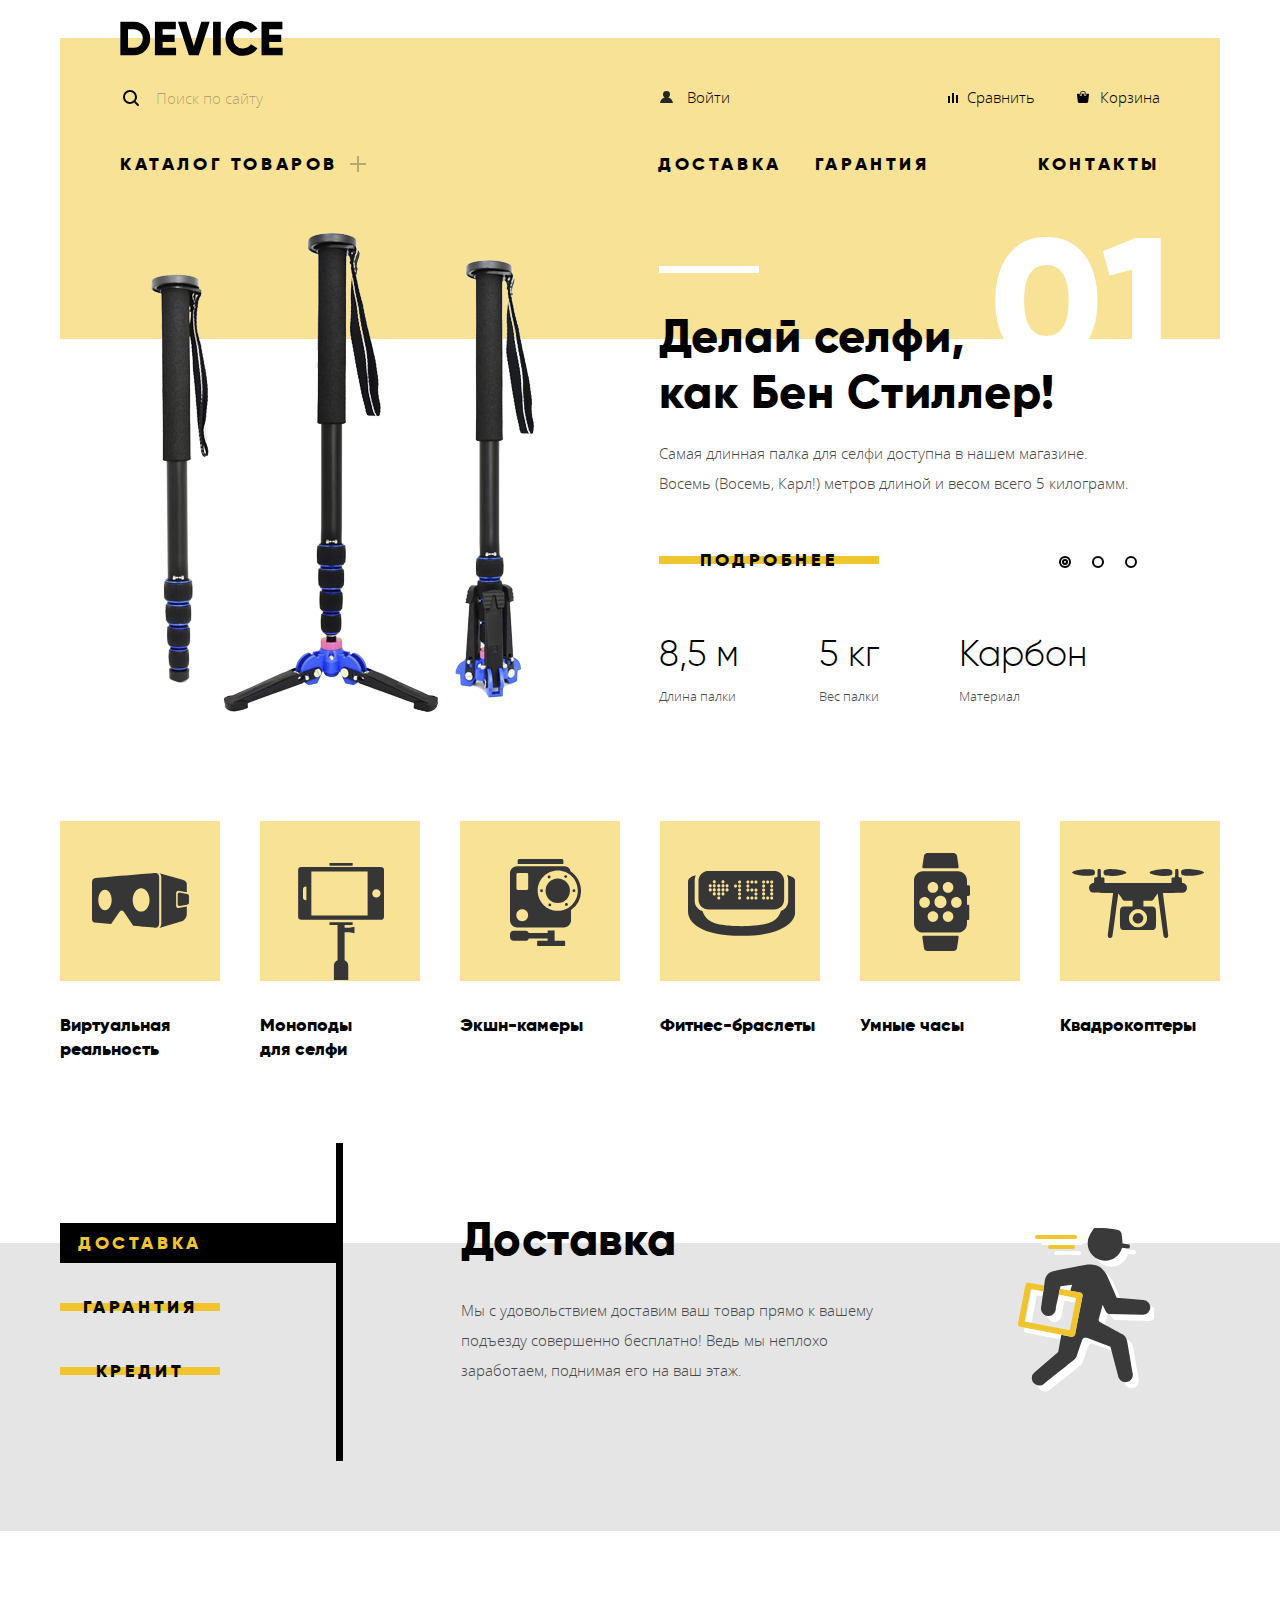
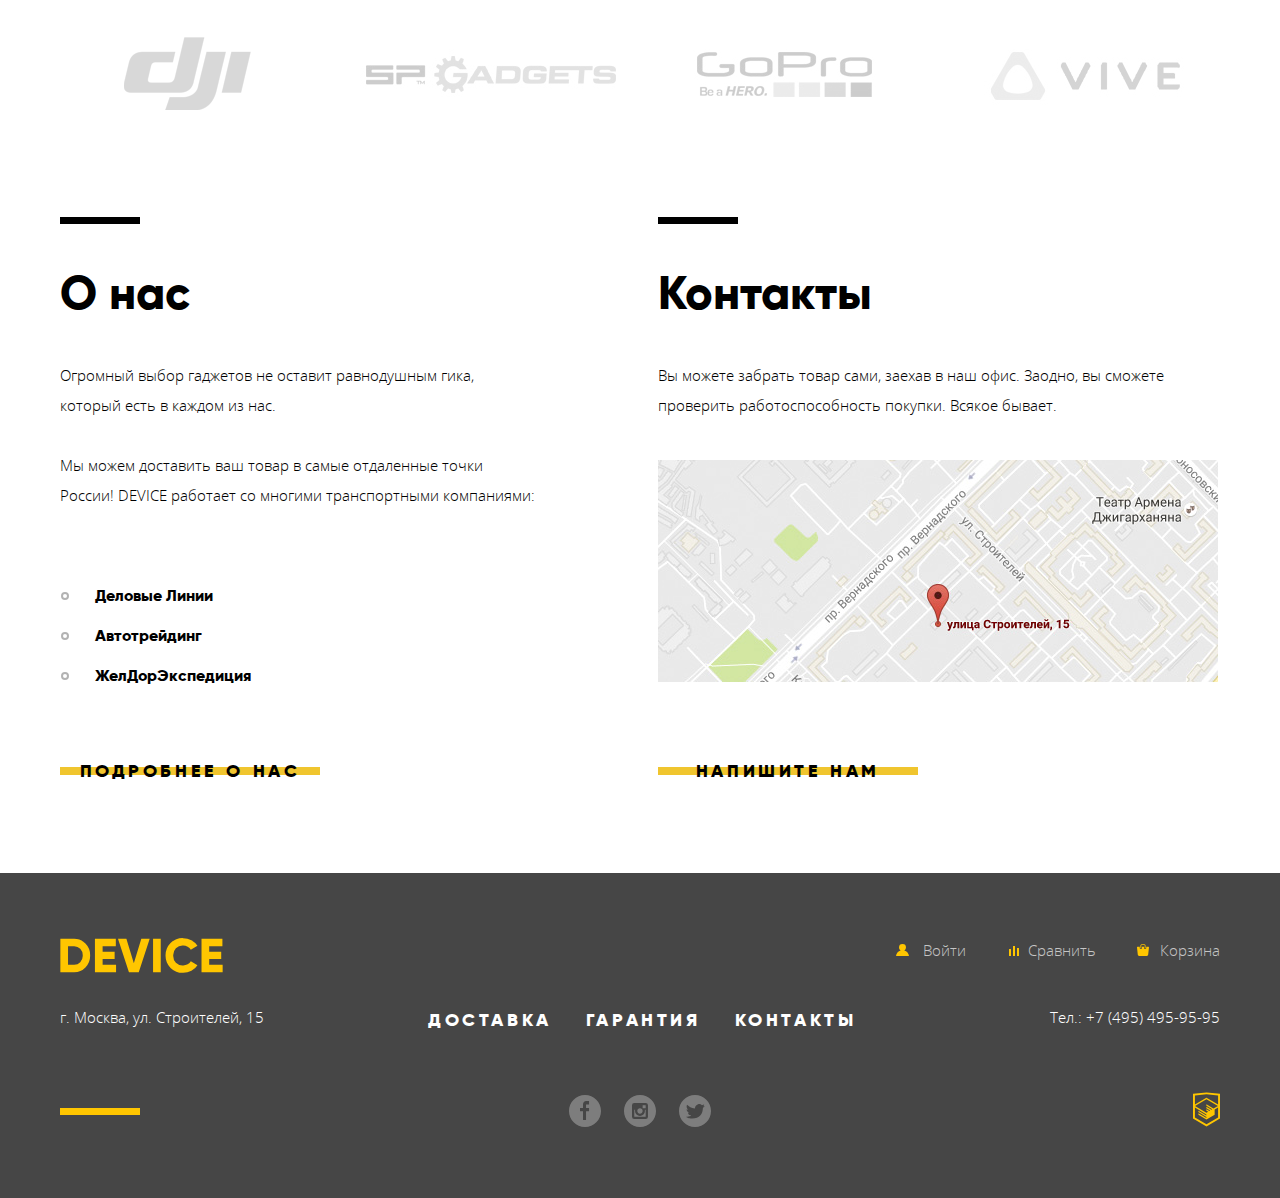
<file: index.html>
<!DOCTYPE html>
<html lang="ru">

<head>
  <meta charset="utf-8">
  <title>HTML Academy: Девайс</title>
  <link href="css/normalize.css" rel="stylesheet">
  <link href="css/style.min.css" rel="stylesheet">
</head>

<body>
  <header class="container main-header">
    <a class="main-header-logo">
      <svg xmlns="http://www.w3.org/2000/svg" width="163" height="35" viewBox="0 0 164 35">
        <path d="m0.35 0.7v33.6h13.532a15.723 15.723 0 0 0 11.72-4.824 16.464 16.464 0 0 0 4.712-11.976 16.465 16.465 0 0 0-4.712-11.976 15.723 15.723 0 0 0-11.72-4.824zm7.733 26.208v-18.819h5.8a8.648 8.648 0 0 1 6.5 2.568 9.412 9.412 0 0 1 2.489 6.84 9.41 9.41 0 0 1-2.489 6.84 8.646 8.646 0 0 1-6.5 2.568h-5.8zm34.8-5.952h12.082v-7.3h-12.086v-5.567h13.291v-7.389h-21.024v33.6h21.265v-7.392h-13.532v-5.952zm36.343 13.344 11.019-33.6h-8.458l-7.491 24.72-7.491-24.72h-8.457l11.019 33.6zm14.4 0h7.733v-33.6h-7.733zm38.615-1.416a15.514 15.514 0 0 0 6.041-5.688l-6.67-3.84a7.488 7.488 0 0 1-3.165 3.024 9.874 9.874 0 0 1-4.664 1.1 9.594 9.594 0 0 1-7.177-2.736 9.907 9.907 0 0 1-2.682-7.248 9.908 9.908 0 0 1 2.682-7.248 9.594 9.594 0 0 1 7.177-2.736 9.914 9.914 0 0 1 4.64 1.08 7.6 7.6 0 0 1 3.189 3.048l6.67-3.84a15.881 15.881 0 0 0-6.09-5.688 17.419 17.419 0 0 0-8.409-2.088 17.12 17.12 0 0 0-17.592 17.472 17.12 17.12 0 0 0 17.589 17.476 17.519 17.519 0 0 0 8.458-2.088zm17.881-11.928h12.082v-7.3h-12.085v-5.567h13.29v-7.389h-21.022v33.6h21.264v-7.392h-13.532v-5.952z" />
      </svg>
    </a>
    <nav class="main-navigation">
      <div class="user-navigation">
        <form class="search-form" action="https://echo.htmlacademy.ru" method="post">
          <label for="search" class="visually-hidden">Поиск по сайту</label>
          <input type="search" name="search" placeholder="Поиск по сайту" id="search">
          <button class="search-button" type="submit">Найти</button>
        </form>
        <ul class="user-navigation-block">
          <li class="login-link">
            <a href="enter.html">
              <svg xmlns="http://www.w3.org/2000/svg" width="13" height="12" viewBox="0 0 13 12">
                <path fill="#272525" d="M.032 12h12.937c-.163-2.643-2.074-4.837-4.671-5.543a3.47 3.47 0 0 0 1.687-2.972 3.485 3.485 0 0 0-6.97 0c0 1.264.68 2.361 1.688 2.972C2.106 7.163.194 9.357.032 12z" /></svg>
              Войти
            </a>
          </li>
          <li class="compare">
            <a href="compare.html">
              <svg xmlns="http://www.w3.org/2000/svg" width="10" height="10" viewBox="0 0 10 10">
                <path d="M8 2h1.984v8H8zM0 3h1.984v7H0zM4 0h2v10H4z" /></svg>
              Сравнить
            </a>
          </li>
          <li class="cart">
            <a href="cart.html">
              <svg xmlns="http://www.w3.org/2000/svg" width="12" height="12" viewBox="0 0 12 12">
                <path d="M11.864 3.017a.429.429 0 0 0-.327-.154H9.225V4.09c0 .563-.484 1.022-1.08 1.022-.594 0-1.078-.458-1.078-1.022V2.863H4.909V4.09c0 .563-.485 1.022-1.08 1.022-.595 0-1.078-.458-1.078-1.022V2.863H.438a.43.43 0 0 0-.327.154.472.472 0 0 0-.108.358l.776 7.134c.015.806.642 1.455 1.411 1.455h7.595c.77 0 1.396-.649 1.411-1.455l.776-7.134a.476.476 0 0 0-.108-.358z" />
                <path d="M3.829 4.499c.239 0 .433-.184.433-.409V1.84c0-.632.672-1.022 1.295-1.022h1.079c.655 0 1.078.401 1.078 1.022v2.25c0 .225.194.409.431.409.239 0 .433-.184.433-.409V1.84C8.577.773 7.761 0 6.636 0H5.557c-1.19 0-2.159.826-2.159 1.84v2.25c0 .225.194.409.431.409z" /></svg>
              Корзина
            </a>
          </li>
        </ul>
      </div>
      <ul class="site-navigation">
        <li class="catalog-link">
          <a href="#">Каталог товаров</a>
          <div class="site-navigation-items">
            <ul>
              <li><a href="#">Виртуальная реальность</a></li>
              <li><a href="catalog.html">Моноподы для селфи</a></li>
              <li><a href="#">Экшн-камеры</a></li>
            </ul>
            <ul>
              <li><a href="#">Фитнес-браслеты</a></li>
              <li><a href="#">Умные часы</a></li>
            </ul>
            <ul>
              <li><a href="#">Квадрокоптеры</a></li>
            </ul>
          </div>
        </li>
        <li><a href="delivery.html">Доставка</a></li>
        <li><a href="warranty.html">Гарантия</a></li>
        <li><a href="contacts.html">Контакты</a></li>
      </ul>
    </nav>
  </header>
  <main>
    <div class="container">
      <h1 class="visually-hidden">Device</h1>
      <section class="slider">
        <h2 class="visually-hidden">Лучшие предложения</h2>
        <input class="visually-hidden" type="radio" id="item_selfie-stick" name="slider-toggle" checked="">
        <input class="visually-hidden" type="radio" id="item_fitness-bracelet" name="slider-toggle">
        <input class="visually-hidden" type="radio" id="item_quadcopter" name="slider-toggle">
        <div class="slider-controls">
          <label for="item_selfie-stick">Первый</label>
          <label for="item_fitness-bracelet">Второй</label>
          <label for="item_quadcopter">Третий</label>
        </div>
        <ul class="slider-list">
          <li class="slider-item slider-item_selfie-stick" id="slide_selfie-stick">
            <div class="slider-info-wrapper">
              <h3>Делай селфи, как Бен Стиллер!</h3>
              <p>
                Самая длинная палка для селфи доступна в нашем магазине. Восемь (Восемь, Карл!) метров длиной и весом
                всего 5 килограмм.
              </p>
              <a href="#" class="button">Подробнее</a>
              <table class="features">
                <tr>
                  <td>8,5 м</td>
                  <td>5 кг</td>
                  <td>Карбон</td>
                </tr>
                <tr>
                  <td>Длина палки</td>
                  <td>Вес палки</td>
                  <td>Материал</td>
                </tr>
              </table>
            </div>
            <div class="slider-image-wrapper">
              <img src="img/slider-1.png" width="384" height="486" alt="Фото селфи-палки">
            </div>
          </li>
          <li class="slider-item slider-item_fitness-bracelet" id="slide_fitness-bracelet">
            <div class="slider-info-wrapper">
              <h3>Худеем правильно!</h3>
              <p>
                Мотивирующие фитнес-браслеты помогут найти в себе силы не пропускать занятия и соблюдать диету.
              </p>
              <a href="#" class="button">Подробнее</a>
              <table class="features">
                <tr>
                  <td>48 часов</td>
                </tr>
                <tr>
                  <td>Без подзарядки</td>
                </tr>
              </table>
            </div>
            <div class="slider-image-wrapper">
              <img src="img/slider-2.png" width="345" height="485" alt="Фото фитнес-браслета">
            </div>
          </li>
          <li class="slider-item slider-item_quadcopter" id="slide_quadcopter">
            <div class="slider-info-wrapper">
              <h3>Порхает как бабочка, жалит как пчела!</h3>
              <p>
                Этот обычный, на первый взгляд, квадрокоптер оснащен мощным лазером, замаскированным под стандартную
                камеру.
              </p>
              <a href="#" class="button">Подробнее</a>
              <table class="features">
                <tr>
                  <td>800 м</td>
                  <td>50 м</td>
                </tr>
                <tr>
                  <td>Дальность полета</td>
                  <td>Радиус поражения</td>
                </tr>
              </table>
            </div>
            <div class="slider-image-wrapper">
              <img src="img/slider-3.png" width="526" height="334" alt="Фото квадрокоптера">
            </div>
          </li>
        </ul>
      </section>
      <section class="popular">
        <h2 class="visually-hidden">Популярные товары</h2>
        <ul>
          <li>
            <a class="popular-item popular-item-1" href="#">
              Виртуальная реальность
            </a>
          </li>
          <li>
            <a class="popular-item popular-item-2" href="catalog.html">
              <span class="popular-item-name-2">Моноподы для селфи</span>
            </a>
          </li>
          <li>
            <a class="popular-item popular-item-3" href="#">
              Экшн-камеры
            </a>
          </li>
          <li>
            <a class="popular-item popular-item-4" href="#">
              Фитнес-браслеты
            </a>
          </li>
          <li>
            <a class="popular-item popular-item-5" href="#">
              Умные часы
            </a>
          </li>
          <li>
            <a class="popular-item popular-item-6" href="#">
              Квадрокоптеры
            </a>
          </li>
        </ul>
      </section>
      <div class="services">
        <h2 class="visually-hidden">Услуги</h2>
        <input class="visually-hidden" type="radio" id="item-list-delivery" name="services-toggle" checked>
        <input class="visually-hidden" type="radio" id="item-list-warranty" name="services-toggle">
        <input class="visually-hidden" type="radio" id="item-list-credit" name="services-toggle">
        <ul class="services-navigation">
          <li><label for="item-list-delivery" class="button service-button">Доставка</label></li>
          <li><label for="item-list-warranty" class="button service-button">Гарантия</label></li>
          <li><label for="item-list-credit" class="button service-button">Кредит</label></li>
        </ul>
        <ul class="services-slider">
          <li class="services-slider-list services-slider-list-delivery">
            <h3>Доставка</h3>
            <p>
              Мы с удовольствием доставим ваш товар прямо к вашему подъезду совершенно бесплатно! Ведь мы неплохо
              заработаем, поднимая его на ваш этаж.
            </p>
          </li>
          <li class="services-slider-list services-slider-list-warranty">
            <h3>Гарантия</h3>
            <p>
              Если из-за возгорания купленного у нас товара у вас сгорит дом — не переживайте, мы выдадим вам новый.<br>
              Товар, не дом, конечно же.
            </p>
          </li>
          <li class="services-slider-list services-slider-list-credit">
            <h3>Кредит</h3>
            <p>
              Залезть в долговую яму стало проще! Кредитные консультанты подберут для вас наиболее выгодные условия
              кредита. Выгодные для нашего банка, разумеется.
            </p>
          </li>
        </ul>
      </div>
      <section class="logotypes">
        <h2 class="visually-hidden">Бренды</h2>
        <a href="#">
          <img class="logo-image-grey" src="img/logo-1-grey.png" width="260" height="100" alt="Логотип DJI">
          <img class="logo-image-color" src="img/logo-1.png" width="260" height="100" alt="Логотип DJI">
        </a>
        <a href="#">
          <img class="logo-image-grey" src="img/logo-2-grey.png" width="260" height="100" alt="Логотип SP Gadgets">
          <img class="logo-image-color" src="img/logo-2.png" width="260" height="100" alt="Логотип SP Gadgets">
        </a>
        <a href="#">
          <img class="logo-image-grey" src="img/logo-3-grey.png" width="260" height="100" alt="Логотип GoPro">
          <img class="logo-image-color" src="img/logo-3.png" width="260" height="100" alt="Логотип GoPro">
        </a>
        <a href="#">
          <img class="logo-image-grey" src="img/logo-4-grey.png" width="260" height="100" alt="Логотип Vive">
          <img class="logo-image-color" src="img/logo-4.png" width="260" height="100" alt="Логотип Vive">
        </a>
      </section>
      <div class="index-column">
        <section class="info">
          <div>
            <h2>О нас</h2>
            <p>
              Огромный выбор гаджетов не оставит равнодушным гика, который есть в каждом из нас.
            </p>
            <p>
              Мы можем доставить ваш товар в самые отдаленные точки России! DEVICE работает со многими транспортными
              компаниями:
            </p>
            <ul>
              <li>Деловые Линии</li>
              <li>Автотрейдинг</li>
              <li>ЖелДорЭкспедиция</li>
            </ul>
          </div>
          <a class="button" href="#">Подробнее о нас</a>
        </section>
        <section class="contact">
          <div>
            <h2>Контакты</h2>
            <p>
              Вы можете забрать товар сами, заехав в наш офис. Заодно, вы сможете проверить работоспособность покупки.
              Всякое бывает.
            </p>
            <a class="contact-map-link" href="https://www.google.ru/maps/place/%D1%83%D0%BB.+%D0%A1%D1%82%D1%80%D0%BE%D0%B8%D1%82%D0%B5%D0%BB%D0%B5%D0%B9,+15,+%D0%9C%D0%BE%D1%81%D0%BA%D0%B2%D0%B0,+119311/@55.687034,37.527424,17z/data=!3m1!4b1!4m5!3m4!1s0x46b54cf65f5c8955:0x694710ccd55501e!8m2!3d55.687031!4d37.529618?dcr=0">
              <img src="img/map.jpg" width="560" height="222" alt="Наш офис находится по адресу г. Москва, ул. Строителей, 15">
            </a>
          </div>
          <a class="button letter-button" href="write-us.html">Напишите нам</a>
        </section>
      </div>
    </div>
  </main>
  <footer class="main-footer">
    <div class="container">
      <div class="footer-column">
        <a class="footer-logo">
          <svg xmlns="http://www.w3.org/2000/svg" width="163" height="35" viewBox="0 0 164 35">
            <path d="m0.35 0.7v33.6h13.532a15.723 15.723 0 0 0 11.72-4.824 16.464 16.464 0 0 0 4.712-11.976 16.465 16.465 0 0 0-4.712-11.976 15.723 15.723 0 0 0-11.72-4.824zm7.733 26.208v-18.819h5.8a8.648 8.648 0 0 1 6.5 2.568 9.412 9.412 0 0 1 2.489 6.84 9.41 9.41 0 0 1-2.489 6.84 8.646 8.646 0 0 1-6.5 2.568h-5.8zm34.8-5.952h12.082v-7.3h-12.086v-5.567h13.291v-7.389h-21.024v33.6h21.265v-7.392h-13.532v-5.952zm36.343 13.344 11.019-33.6h-8.458l-7.491 24.72-7.491-24.72h-8.457l11.019 33.6zm14.4 0h7.733v-33.6h-7.733zm38.615-1.416a15.514 15.514 0 0 0 6.041-5.688l-6.67-3.84a7.488 7.488 0 0 1-3.165 3.024 9.874 9.874 0 0 1-4.664 1.1 9.594 9.594 0 0 1-7.177-2.736 9.907 9.907 0 0 1-2.682-7.248 9.908 9.908 0 0 1 2.682-7.248 9.594 9.594 0 0 1 7.177-2.736 9.914 9.914 0 0 1 4.64 1.08 7.6 7.6 0 0 1 3.189 3.048l6.67-3.84a15.881 15.881 0 0 0-6.09-5.688 17.419 17.419 0 0 0-8.409-2.088 17.12 17.12 0 0 0-17.592 17.472 17.12 17.12 0 0 0 17.589 17.476 17.519 17.519 0 0 0 8.458-2.088zm17.881-11.928h12.082v-7.3h-12.085v-5.567h13.29v-7.389h-21.022v33.6h21.264v-7.392h-13.532v-5.952z" />
          </svg>
        </a>
        <ul class="footer-user-navigation">
          <li class="login-link">
            <a href="enter.html">
              <svg xmlns="http://www.w3.org/2000/svg" width="13" height="12" viewBox="0 0 13 12">
                <path fill="#272525" d="M.032 12h12.937c-.163-2.643-2.074-4.837-4.671-5.543a3.47 3.47 0 0 0 1.687-2.972 3.485 3.485 0 0 0-6.97 0c0 1.264.68 2.361 1.688 2.972C2.106 7.163.194 9.357.032 12z" /></svg>
              Войти
            </a>
          </li>
          <li class="compare">
            <a href="compare.html">
              <svg xmlns="http://www.w3.org/2000/svg" width="10" height="10" viewBox="0 0 10 10">
                <path d="M8 2h1.984v8H8zM0 3h1.984v7H0zM4 0h2v10H4z" /></svg>
              Сравнить
            </a>
          </li>
          <li class="cart">
            <a href="cart.html">
              <svg xmlns="http://www.w3.org/2000/svg" width="12" height="12" viewBox="0 0 12 12">
                <path d="M11.864 3.017a.429.429 0 0 0-.327-.154H9.225V4.09c0 .563-.484 1.022-1.08 1.022-.594 0-1.078-.458-1.078-1.022V2.863H4.909V4.09c0 .563-.485 1.022-1.08 1.022-.595 0-1.078-.458-1.078-1.022V2.863H.438a.43.43 0 0 0-.327.154.472.472 0 0 0-.108.358l.776 7.134c.015.806.642 1.455 1.411 1.455h7.595c.77 0 1.396-.649 1.411-1.455l.776-7.134a.476.476 0 0 0-.108-.358z" />
                <path d="M3.829 4.499c.239 0 .433-.184.433-.409V1.84c0-.632.672-1.022 1.295-1.022h1.079c.655 0 1.078.401 1.078 1.022v2.25c0 .225.194.409.431.409.239 0 .433-.184.433-.409V1.84C8.577.773 7.761 0 6.636 0H5.557c-1.19 0-2.159.826-2.159 1.84v2.25c0 .225.194.409.431.409z" /></svg>
              Корзина
            </a>
          </li>
        </ul>
      </div>
      <div class="footer-column">
        <p class="footer-address">
          г. Москва, ул. Строителей, 15
        </p>
        <ul class="footer-site-navigation">
          <li><a href="delivery.html">Доставка</a></li>
          <li><a href="warranty.html">Гарантия</a></li>
          <li><a href="contacts.html">Контакты</a></li>
        </ul>
        <p class="footer-phone"><a href="tel:+74954959595">Тел.: +7 (495) 495-95-95</a></p>
      </div>
      <div class="footer-column footer-decoration">
        <div class="footer-social">
          <a class="social-button" href="#">
            <svg xmlns="http://www.w3.org/2000/svg" width="32" height="32" viewBox="0 0 32 32">
              <path fill="#FFF" d="M16 0C7.164 0 0 7.163 0 16s7.164 16 16 16c8.837 0 16-7.164 16-16S24.837 0 16 0zm4.062 9.455h-3.021v3.444h3.021v3.445h-3.021v8.61H14.02v-8.61H11v-3.445h3.021V9.455c0-1.902 1.353-3.445 3.021-3.445h3.021v3.445z" /></svg>
            <span class="visually-hidden">Facebook</span>
          </a>
          <a class="social-button" href="#">
            <svg xmlns="http://www.w3.org/2000/svg" width="32" height="32" viewBox="0 0 32 32">
              <g fill="#FFF">
                <path d="M20.916 16a4.938 4.938 0 1 1-9.877 0c0-.394.051-.773.138-1.14h-.897v6.838h11.396V14.86h-.897c.086.367.137.746.137 1.14z" />
                <path d="M15.978 18.659c1.466 0 2.659-1.193 2.659-2.659s-1.193-2.659-2.659-2.659c-1.466 0-2.659 1.193-2.659 2.659s1.192 2.659 2.659 2.659zM18.637 10.302h3.039v3.039h-3.039z" />
                <path d="M16 0C7.164 0 0 7.164 0 16c0 8.837 7.164 16 16 16 8.837 0 16-7.163 16-16 0-8.836-7.163-16-16-16zm7.955 21.698a2.285 2.285 0 0 1-2.279 2.279H10.279A2.285 2.285 0 0 1 8 21.698V10.302a2.286 2.286 0 0 1 2.279-2.279h11.396a2.286 2.286 0 0 1 2.279 2.279v11.396z" />
              </g>
            </svg>
            <span class="visually-hidden">Instagram</span>
          </a>
          <a class="social-button" href="#">
            <svg xmlns="http://www.w3.org/2000/svg" width="32" height="32" viewBox="0 0 32 32">
              <path fill="#FFF" d="M16 0C7.164 0 0 7.164 0 16c0 8.837 7.164 16 16 16 8.837 0 16-7.163 16-16 0-8.836-7.163-16-16-16zm7.944 12.809c-.251 6.516-3.463 10.832-10.992 10.702h-.486c-.447 0-4.543-.443-5.344-1.823 2.479.19 4.247-.406 5.12-1.136-1.048-.289-2.923-.461-3.251-2.848.384.104.618.221 1.299.113-1.307-.824-2.758-1.519-2.679-3.643.311.317 1.164.518 1.46.457-.768-.233-2.149-3.244-.974-4.781 1.984 1.79 4.075 3.482 7.804 3.643.227-2.214 1.24-3.699 3.168-4.325 1.84-.479 3.255.26 3.901 1.138.737-.224 1.453-.466 2.193-.685-.004.833-.569 1.463-.935 1.709.747.165 1.423-.475 1.423-.475-.184.963-1.094 1.725-1.707 1.954z" /></svg>
            <span class="visually-hidden">Twitter</span>
          </a>
        </div>
        <div class="footer-copyright">
          <a class="copyright-button" href="https://htmlacademy.ru/intensive/htmlcss">
            <svg xmlns="http://www.w3.org/2000/svg" width="27" height="35" viewBox="0 0 26.943 34.09">
              <path fill="#FFC600" d="M13.62.017L13.472 0 0 1.412v24.661l13.473 8.017 13.43-7.99.042-.025V1.412L13.62.017zm11.399 12.11L13.495 5.334l-.001-.104-.087.05-.088-.056v.109L1.925 12.118V3.147l11.548-1.212L25.02 3.147v8.98zm-11.614-5.34L24.923 13.5l-4.479 2.64-7.093-4.221-.014 1.415 5.904 3.513-.86.507-5.03-2.992-.014 1.415 3.827 2.275-.782.523-3.031-1.787-.014 1.413 1.853 1.091-1.8 1.081-11.356-6.751 11.371-6.835zm-11.48 8.34l11.411 6.791.016 1.044-7.942-4.728-.015 1.416 7.979 4.795.018 1.076-7.973-4.74-.013 1.414 8.021 4.822.046.025 8.143-4.872-.011-5.177 3.415-2.036v10.021L13.472 31.85 1.925 24.979v-9.852z" /></svg>
            <span class="visually-hidden">HTML Academy</span></a>
        </div>
      </div>
    </div>
  </footer>

  <section class="modal modal-letter">
    <h2 class="visually-hidden">Напишите нам</h2>
    <form class="letter-form" action="https://echo.htmlacademy.ru" method="post">
      <p>
        <label for="user-name">Ваше имя:</label>
        <input id="user-name" type="text" name="name" placeholder="Имя Фамилия">
      </p>
      <p>
        <label for="user-email">Ваш email:</label>
        <input id="user-email" type="text" name="email" placeholder="email@example.com">
      </p>
      <p>
        <label for="user-letter">Текст письма:</label>
        <textarea id="user-letter" name="letter" placeholder="В свободной форме"></textarea>
      </p>
      <button class="button" type="submit">Отправить</button>
    </form>
    <button class="modal-close" type="button">Закрыть</button>
  </section>

  <section class="modal modal-map">
    <h2 class="visually-hidden">Как до нас добраться</h2>
    <iframe src="https://www.google.com/maps/embed?pb=!1m18!1m12!1m3!1d2249.1125488779976!2d37.52742931592807!3d55.687030980535816!2m3!1f0!2f0!3f0!3m2!1i1024!2i768!4f13.1!3m3!1m2!1s0x46b54cf65f5c8955%3A0x694710ccd55501e!2z0YPQuy4g0KHRgtGA0L7QuNGC0LXQu9C10LksIDE1LCDQnNC-0YHQutCy0LAsIDExOTMxMQ!5e0!3m2!1sru!2sru!4v1552840572838" width="960" height="559" allowfullscreen></iframe>
    <p>
      <img src="img/map-big.jpg" width="960" height="559" alt="Наш офис находится по адресу г. Москва, ул. Строителей, 15">
    </p>
    <button class="modal-close" type="button">Закрыть</button>
  </section>

  <script src="js/script.min.js"></script>
</body>

</html>
</file>
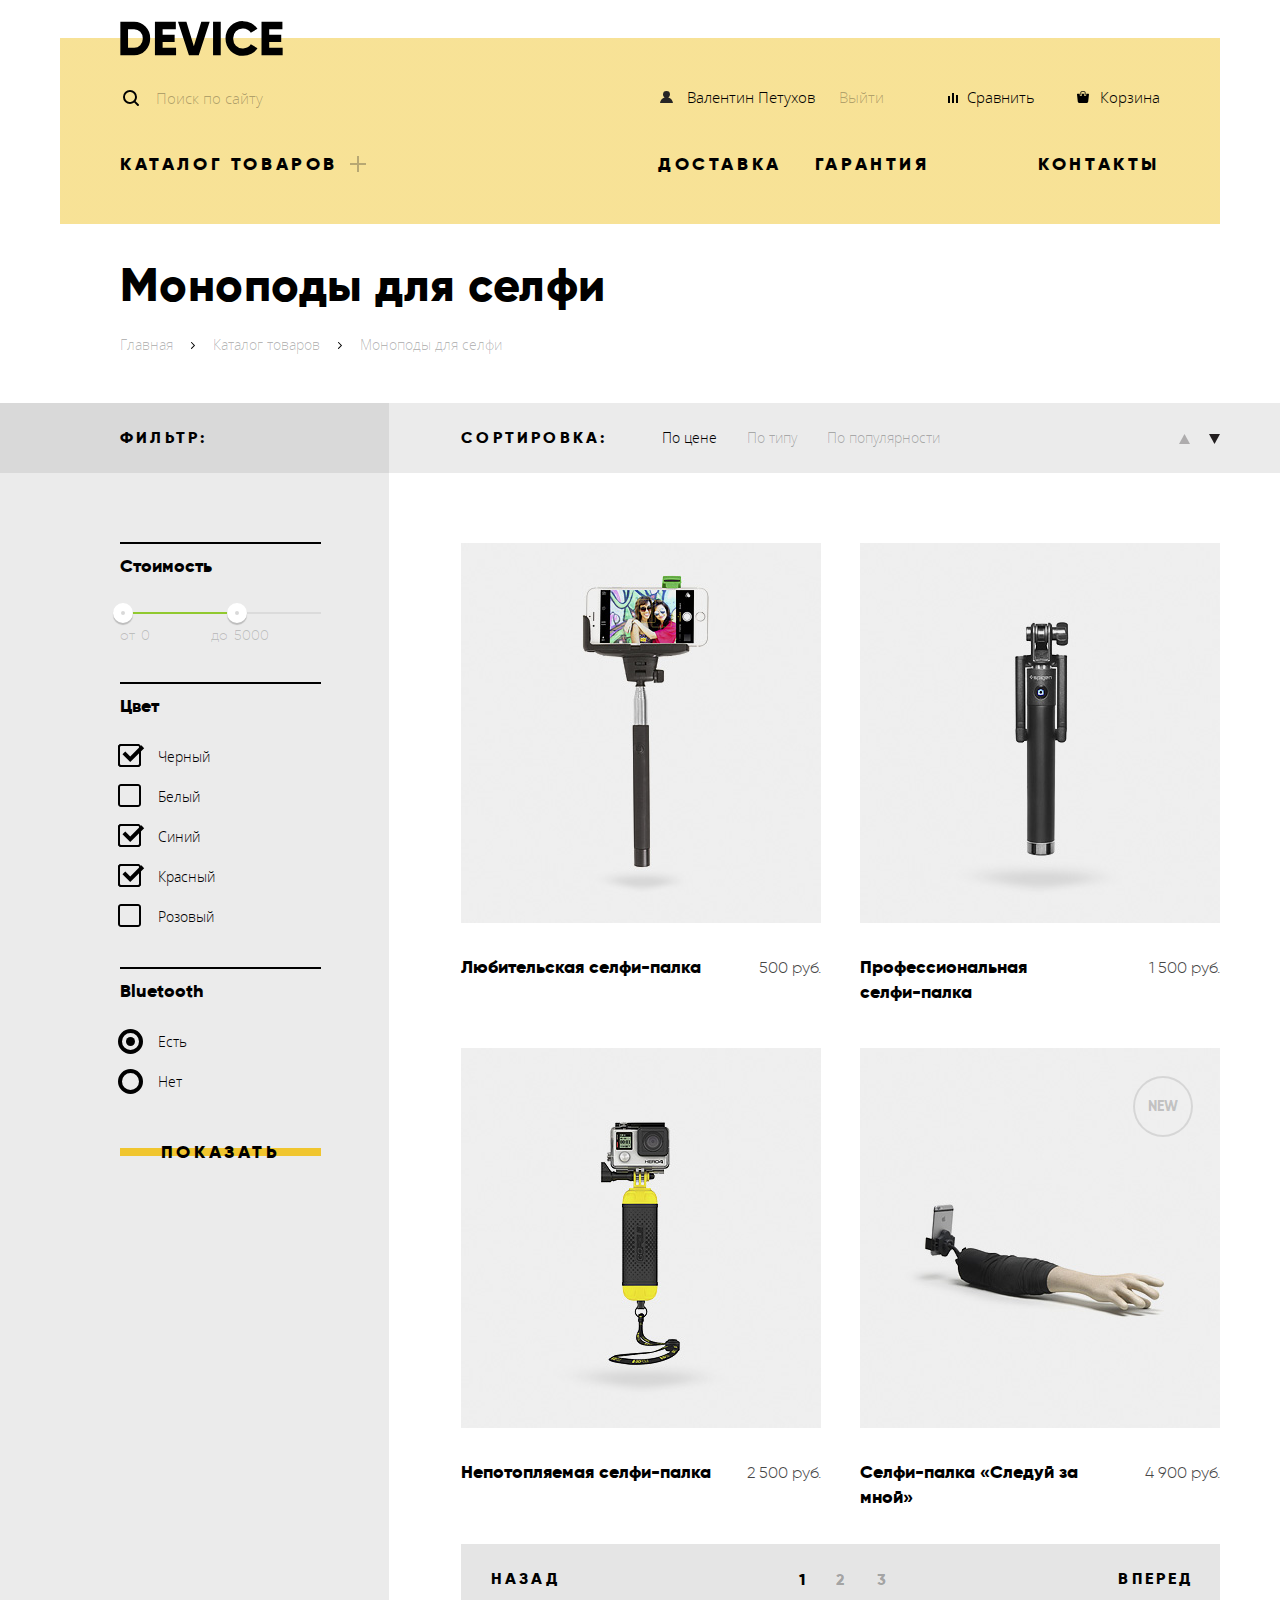
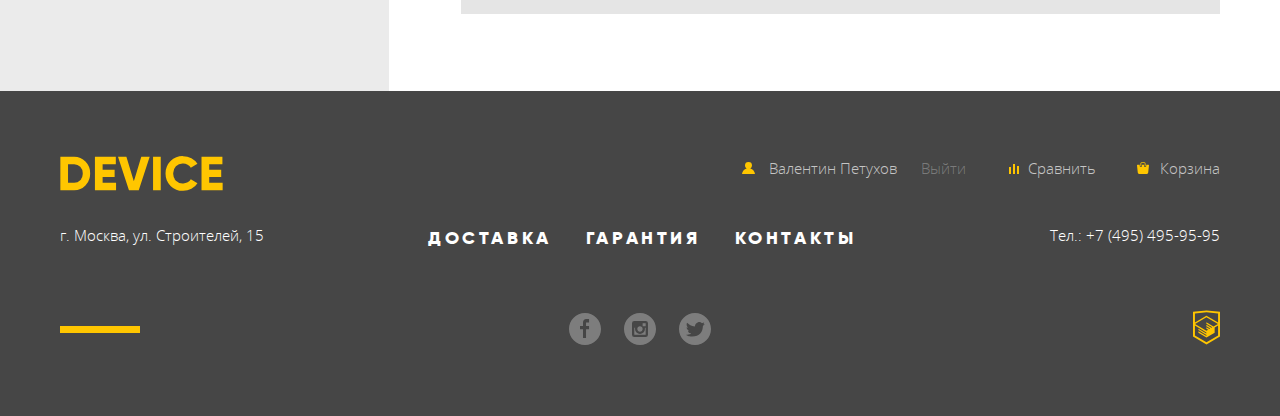
<file: catalog.html>
<!DOCTYPE html>
<html lang="ru">

<head>
  <meta charset="utf-8">
  <title>HTML Academy: Девайс</title>
  <link href="css/normalize.css" rel="stylesheet">
  <link href="css/style.min.css" rel="stylesheet">
</head>

<body>
  <header class="container main-header">
    <a class="main-header-logo" href="index.html">
      <svg xmlns="http://www.w3.org/2000/svg" width="163" height="35" viewBox="0 0 164 35">
        <path d="m0.35 0.7v33.6h13.532a15.723 15.723 0 0 0 11.72-4.824 16.464 16.464 0 0 0 4.712-11.976 16.465 16.465 0 0 0-4.712-11.976 15.723 15.723 0 0 0-11.72-4.824zm7.733 26.208v-18.819h5.8a8.648 8.648 0 0 1 6.5 2.568 9.412 9.412 0 0 1 2.489 6.84 9.41 9.41 0 0 1-2.489 6.84 8.646 8.646 0 0 1-6.5 2.568h-5.8zm34.8-5.952h12.082v-7.3h-12.086v-5.567h13.291v-7.389h-21.024v33.6h21.265v-7.392h-13.532v-5.952zm36.343 13.344 11.019-33.6h-8.458l-7.491 24.72-7.491-24.72h-8.457l11.019 33.6zm14.4 0h7.733v-33.6h-7.733zm38.615-1.416a15.514 15.514 0 0 0 6.041-5.688l-6.67-3.84a7.488 7.488 0 0 1-3.165 3.024 9.874 9.874 0 0 1-4.664 1.1 9.594 9.594 0 0 1-7.177-2.736 9.907 9.907 0 0 1-2.682-7.248 9.908 9.908 0 0 1 2.682-7.248 9.594 9.594 0 0 1 7.177-2.736 9.914 9.914 0 0 1 4.64 1.08 7.6 7.6 0 0 1 3.189 3.048l6.67-3.84a15.881 15.881 0 0 0-6.09-5.688 17.419 17.419 0 0 0-8.409-2.088 17.12 17.12 0 0 0-17.592 17.472 17.12 17.12 0 0 0 17.589 17.476 17.519 17.519 0 0 0 8.458-2.088zm17.881-11.928h12.082v-7.3h-12.085v-5.567h13.29v-7.389h-21.022v33.6h21.264v-7.392h-13.532v-5.952z" />
      </svg>
    </a>
    <nav class="main-navigation">
      <div class="user-navigation">
        <form class="search-form" action="https://echo.htmlacademy.ru" method="post">
          <label class="visually-hidden" for="search"></label>
          <input type="search" name="search" placeholder="Поиск по сайту" id="search">
          <button class="search-button" type="submit">Найти</button>
        </form>
        <ul class="user-navigation-block">
          <li class="login-link">
            <a href="cabinet.html" class="user-cabinet">
              <svg xmlns="http://www.w3.org/2000/svg" width="13" height="12" viewBox="0 0 13 12">
                <path fill="#272525" d="M.032 12h12.937c-.163-2.643-2.074-4.837-4.671-5.543a3.47 3.47 0 0 0 1.687-2.972 3.485 3.485 0 0 0-6.97 0c0 1.264.68 2.361 1.688 2.972C2.106 7.163.194 9.357.032 12z" /></svg>
              Валентин Петухов
            </a>
            <a href="#" class="login-out">Выйти</a>
          </li>
          <li class="compare">
            <a href="compare.html">
              <svg xmlns="http://www.w3.org/2000/svg" width="10" height="10" viewBox="0 0 10 10">
                <path d="M8 2h1.984v8H8zM0 3h1.984v7H0zM4 0h2v10H4z" /></svg>
              Сравнить
            </a>
          </li>
          <li class="cart">
            <a href="cart.html">
              <svg xmlns="http://www.w3.org/2000/svg" width="12" height="12" viewBox="0 0 12 12">
                <path d="M11.864 3.017a.429.429 0 0 0-.327-.154H9.225V4.09c0 .563-.484 1.022-1.08 1.022-.594 0-1.078-.458-1.078-1.022V2.863H4.909V4.09c0 .563-.485 1.022-1.08 1.022-.595 0-1.078-.458-1.078-1.022V2.863H.438a.43.43 0 0 0-.327.154.472.472 0 0 0-.108.358l.776 7.134c.015.806.642 1.455 1.411 1.455h7.595c.77 0 1.396-.649 1.411-1.455l.776-7.134a.476.476 0 0 0-.108-.358z" />
                <path d="M3.829 4.499c.239 0 .433-.184.433-.409V1.84c0-.632.672-1.022 1.295-1.022h1.079c.655 0 1.078.401 1.078 1.022v2.25c0 .225.194.409.431.409.239 0 .433-.184.433-.409V1.84C8.577.773 7.761 0 6.636 0H5.557c-1.19 0-2.159.826-2.159 1.84v2.25c0 .225.194.409.431.409z" /></svg>
              Корзина
            </a>
          </li>
        </ul>
      </div>
      <ul class="site-navigation">
        <li class="catalog-link">
          <a href="#">Каталог товаров</a>
          <div class="site-navigation-items">
            <ul>
              <li><a href="#">Виртуальная реальность</a></li>
              <li><a href="catalog.html">Моноподы для селфи</a></li>
              <li><a href="#">Экшн-камеры</a></li>
            </ul>
            <ul>
              <li><a href="#">Фитнес-браслеты</a></li>
              <li><a href="#">Умные часы</a></li>
            </ul>
            <ul>
              <li><a href="#">Квадрокоптеры</a></li>
            </ul>
          </div>
        </li>
        <li><a href="delivery.html">Доставка</a></li>
        <li><a href="warranty.html">Гарантия</a></li>
        <li><a href="contacts.html">Контакты</a></li>
      </ul>
    </nav>
  </header>
  <main>
    <div class="container">
      <h1 class="catalog-title">Моноподы для селфи</h1>
      <ul class="breadcrumbs">
        <li><a href="index.html">Главная</a></li>
        <li><a href="#">Каталог товаров</a></li>
        <li class="breadcrumbs-current">Моноподы для селфи</li>
      </ul>
      <div class="items-columns">
        <section class="filters">
          <h2>Фильтр:</h2>
          <form class="filters-form" action="https://echo.htmlacademy.ru" method="post">
            <fieldset>
              <legend>Стоимость</legend>
              <div class="filter-range">
                <div class="range-controls">
                  <div class="scale">
                    <div class="bar"><span class="visually-hidden">Сортировка по цене</span></div>
                  </div>
                  <button class="range-toggle range-toggle-min" type="button"><span class="visually-hidden">Минимальная цена</span></button>
                  <button class="range-toggle range-toggle-max" type="button"><span class="visually-hidden">Максимальная цена</span></button>
                </div>
                <div class="price-controls">
                  <label class="min-price">от <input type="text" name="min-price" value="0"></label>
                  <label class="max-price">до <input type="text" name="max-price" value="5000"></label>
                </div>
              </div>
            </fieldset>
            <fieldset>
              <legend>Цвет</legend>
              <ul>
                <li class="filter-option">
                  <input class="visually-hidden filter-input filter-input-checkbox" type="checkbox" name="black" id="black"
                    checked>
                  <label for="black">Черный</label>
                </li>
                <li class="filter-option">
                  <input class="visually-hidden filter-input filter-input-checkbox" type="checkbox" name="white" id="white">
                  <label for="white">Белый</label>
                </li>
                <li class="filter-option">
                  <input class="visually-hidden filter-input filter-input-checkbox" type="checkbox" name="blue" id="blue"
                    checked>
                  <label for="blue">Синий</label>
                </li>
                <li class="filter-option">
                  <input class="visually-hidden filter-input filter-input-checkbox" type="checkbox" name="red" id="red"
                    checked>
                  <label for="red">Красный</label>
                </li>
                <li class="filter-option">
                  <input class="visually-hidden filter-input filter-input-checkbox" type="checkbox" name="pink" id="pink">
                  <label for="pink">Розовый</label>
                </li>
              </ul>
            </fieldset>
            <fieldset>
              <legend>Bluetooth</legend>
              <ul>
                <li class="filter-option">
                  <input class="visually-hidden filter-input filter-input-radio" type="radio" name="bluetooth-availability"
                    value="bluetooth-available" id="filter-bluetooth-available" checked>
                  <label for="filter-bluetooth-available">Есть</label>
                </li>
                <li class="filter-option">
                  <input class="visually-hidden filter-input filter-input-radio" type="radio" name="bluetooth-availability"
                    value="bluetooth-unavailable" id="filter-bluetooth-unavailable">
                  <label for="filter-bluetooth-unavailable">Нет</label>
                </li>
              </ul>
            </fieldset>
            <button type="submit" class="filter-button button">Показать</button>
          </form>
        </section>
        <div class="items-catalog-column">
          <section class="sorting">
            <h2>Сортировка:</h2>
            <ul class="sorting-preference">
              <li><a href="price-sorting.html" class="price-sorting current-sorting">По цене</a></li>
              <li><a href="type-sorting.html" class="type-sorting">По типу</a></li>
              <li><a href="popularity-sorting.html" class="popularity-sorting">По популярности</a></li>
            </ul>
            <ul class="sorting-order">
              <li><a href="#" class="down-to-up"><span class="visually-hidden">По возрастающей</span></a></li>
              <li><a href="#" class="up-to-down current-sorting"><span class="visually-hidden">По убывающей</span></a></li>
            </ul>
          </section>
          <section class="catalog">
            <h2 class="visually-hidden">Список моноподов для селфи</h2>
            <ul class="catalog-list">
              <li class="catalog-item">
                <div class="product-info-wrapper">
                  <h3>
                    <a class="product-name" href="#">Любительская селфи-палка</a>
                  </h3>
                  <p class="product-price">500 руб.</p>
                </div>
                <div class="catalog-image-wrapper">
                  <div class="popup-buttons">
                    <button class="button cart-button" type="button">В корзину</button>
                    <button class="compare-button" type="button">Добавить к сравнению</button>
                  </div>
                  <img src="img/item-1.jpg" width="360" height="380" alt="Фото любительской селфи-палки">
                </div>
              </li>
              <li class="catalog-item">
                <div class="product-info-wrapper">
                  <h3 class="product-name_pro-selfiestick">
                    <a class="product-name" href="#">Профессиональная селфи-палка</a>
                  </h3>
                  <p class="product-price">1 500 руб.</p>
                </div>
                <div class="catalog-image-wrapper">
                  <div class="popup-buttons">
                    <button class="button cart-button" type="button">В корзину</button>
                    <button class="compare-button" type="button">Добавить к сравнению</button>
                  </div>
                  <img src="img/item-2.jpg" width="360" height="380" alt="Фото профессиональной селфи-палки">
                </div>
              </li>
              <li class="catalog-item">
                <div class="product-info-wrapper">
                  <h3>
                    <a class="product-name" href="#">Непотопляемая селфи-палка</a>
                  </h3>
                  <p class="product-price">2 500 руб.</p>
                </div>
                <div class="catalog-image-wrapper">
                  <div class="popup-buttons">
                    <button class="button cart-button" type="button">В корзину</button>
                    <button class="compare-button" type="button">Добавить к сравнению</button>
                  </div>
                  <img src="img/item-3.jpg" width="360" height="380" alt="Фото непотопляемой селфи-палки">
                </div>
              </li>
              <li class="catalog-item new-item">
                <div class="product-info-wrapper">
                  <h3>
                    <a class="product-name" href="#">Селфи-палка «Следуй за мной»</a>
                  </h3>
                  <p class="product-price">4 900 руб.</p>
                </div>
                <div class="catalog-image-wrapper">
                  <div class="popup-buttons">
                    <button class="button cart-button" type="button">В корзину</button>
                    <button class="compare-button" type="button">Добавить к сравнению</button>
                  </div>
                  <img src="img/item-4.jpg" width="360" height="380" alt="Фото селфи-палки «Следуй за мной»">
                </div>
              </li>
            </ul>
          </section>
          <ul class="pagination-list">
            <li class="pagination-button"><a href="#">Назад</a></li>
            <li class="pagination-item pagination-item-current"><a>1</a></li>
            <li class="pagination-item"><a href="#">2</a></li>
            <li class="pagination-item"><a href="#">3</a></li>
            <li class="pagination-button"><a href="#">Вперед</a></li>
          </ul>
        </div>
      </div>
    </div>
  </main>
  <footer class="main-footer">
    <div class="container">
      <div class="footer-column">
        <a class="footer-logo" href="index.html">
          <svg xmlns="http://www.w3.org/2000/svg" width="163" height="35" viewBox="0 0 164 35">
            <path d="m0.35 0.7v33.6h13.532a15.723 15.723 0 0 0 11.72-4.824 16.464 16.464 0 0 0 4.712-11.976 16.465 16.465 0 0 0-4.712-11.976 15.723 15.723 0 0 0-11.72-4.824zm7.733 26.208v-18.819h5.8a8.648 8.648 0 0 1 6.5 2.568 9.412 9.412 0 0 1 2.489 6.84 9.41 9.41 0 0 1-2.489 6.84 8.646 8.646 0 0 1-6.5 2.568h-5.8zm34.8-5.952h12.082v-7.3h-12.086v-5.567h13.291v-7.389h-21.024v33.6h21.265v-7.392h-13.532v-5.952zm36.343 13.344 11.019-33.6h-8.458l-7.491 24.72-7.491-24.72h-8.457l11.019 33.6zm14.4 0h7.733v-33.6h-7.733zm38.615-1.416a15.514 15.514 0 0 0 6.041-5.688l-6.67-3.84a7.488 7.488 0 0 1-3.165 3.024 9.874 9.874 0 0 1-4.664 1.1 9.594 9.594 0 0 1-7.177-2.736 9.907 9.907 0 0 1-2.682-7.248 9.908 9.908 0 0 1 2.682-7.248 9.594 9.594 0 0 1 7.177-2.736 9.914 9.914 0 0 1 4.64 1.08 7.6 7.6 0 0 1 3.189 3.048l6.67-3.84a15.881 15.881 0 0 0-6.09-5.688 17.419 17.419 0 0 0-8.409-2.088 17.12 17.12 0 0 0-17.592 17.472 17.12 17.12 0 0 0 17.589 17.476 17.519 17.519 0 0 0 8.458-2.088zm17.881-11.928h12.082v-7.3h-12.085v-5.567h13.29v-7.389h-21.022v33.6h21.264v-7.392h-13.532v-5.952z" />
          </svg>
        </a>
        <ul class="footer-user-navigation">
          <li class="login-link">
            <a href="cabinet.html" class="user-cabinet">
              <svg xmlns="http://www.w3.org/2000/svg" width="13" height="12" viewBox="0 0 13 12">
                <path fill="#272525" d="M.032 12h12.937c-.163-2.643-2.074-4.837-4.671-5.543a3.47 3.47 0 0 0 1.687-2.972 3.485 3.485 0 0 0-6.97 0c0 1.264.68 2.361 1.688 2.972C2.106 7.163.194 9.357.032 12z" /></svg>
              Валентин Петухов
            </a>
            <a href="#" class="login-out">Выйти</a>
          </li>
          <li class="compare">
            <a href="compare.html">
              <svg xmlns="http://www.w3.org/2000/svg" width="10" height="10" viewBox="0 0 10 10">
                <path d="M8 2h1.984v8H8zM0 3h1.984v7H0zM4 0h2v10H4z" /></svg>
              Сравнить
            </a>
          </li>
          <li class="cart">
            <a href="cart.html">
              <svg xmlns="http://www.w3.org/2000/svg" width="12" height="12" viewBox="0 0 12 12">
                <path d="M11.864 3.017a.429.429 0 0 0-.327-.154H9.225V4.09c0 .563-.484 1.022-1.08 1.022-.594 0-1.078-.458-1.078-1.022V2.863H4.909V4.09c0 .563-.485 1.022-1.08 1.022-.595 0-1.078-.458-1.078-1.022V2.863H.438a.43.43 0 0 0-.327.154.472.472 0 0 0-.108.358l.776 7.134c.015.806.642 1.455 1.411 1.455h7.595c.77 0 1.396-.649 1.411-1.455l.776-7.134a.476.476 0 0 0-.108-.358z" />
                <path d="M3.829 4.499c.239 0 .433-.184.433-.409V1.84c0-.632.672-1.022 1.295-1.022h1.079c.655 0 1.078.401 1.078 1.022v2.25c0 .225.194.409.431.409.239 0 .433-.184.433-.409V1.84C8.577.773 7.761 0 6.636 0H5.557c-1.19 0-2.159.826-2.159 1.84v2.25c0 .225.194.409.431.409z" /></svg>
              Корзина
            </a>
          </li>
        </ul>
      </div>
      <div class="footer-column">
        <p class="footer-address">
          г. Москва, ул. Строителей, 15
        </p>
        <ul class="footer-site-navigation">
          <li><a href="delivery.html">Доставка</a></li>
          <li><a href="warranty.html">Гарантия</a></li>
          <li><a href="contacts.html">Контакты</a></li>
        </ul>
        <p class="footer-phone"><a href="tel:+74954959595">Тел.: +7 (495) 495-95-95</a></p>
      </div>
      <div class="footer-column footer-decoration">
        <div class="footer-social">
          <a class="social-button" href="#">
            <svg xmlns="http://www.w3.org/2000/svg" width="32" height="32" viewBox="0 0 32 32">
              <path fill="#FFF" d="M16 0C7.164 0 0 7.163 0 16s7.164 16 16 16c8.837 0 16-7.164 16-16S24.837 0 16 0zm4.062 9.455h-3.021v3.444h3.021v3.445h-3.021v8.61H14.02v-8.61H11v-3.445h3.021V9.455c0-1.902 1.353-3.445 3.021-3.445h3.021v3.445z" /></svg>
            <span class="visually-hidden">Facebook</span>
          </a>
          <a class="social-button" href="#">
            <svg xmlns="http://www.w3.org/2000/svg" width="32" height="32" viewBox="0 0 32 32">
              <g fill="#FFF">
                <path d="M20.916 16a4.938 4.938 0 1 1-9.877 0c0-.394.051-.773.138-1.14h-.897v6.838h11.396V14.86h-.897c.086.367.137.746.137 1.14z" />
                <path d="M15.978 18.659c1.466 0 2.659-1.193 2.659-2.659s-1.193-2.659-2.659-2.659c-1.466 0-2.659 1.193-2.659 2.659s1.192 2.659 2.659 2.659zM18.637 10.302h3.039v3.039h-3.039z" />
                <path d="M16 0C7.164 0 0 7.164 0 16c0 8.837 7.164 16 16 16 8.837 0 16-7.163 16-16 0-8.836-7.163-16-16-16zm7.955 21.698a2.285 2.285 0 0 1-2.279 2.279H10.279A2.285 2.285 0 0 1 8 21.698V10.302a2.286 2.286 0 0 1 2.279-2.279h11.396a2.286 2.286 0 0 1 2.279 2.279v11.396z" />
              </g>
            </svg>
            <span class="visually-hidden">Instagram</span>
          </a>
          <a class="social-button" href="#">
            <svg xmlns="http://www.w3.org/2000/svg" width="32" height="32" viewBox="0 0 32 32">
              <path fill="#FFF" d="M16 0C7.164 0 0 7.164 0 16c0 8.837 7.164 16 16 16 8.837 0 16-7.163 16-16 0-8.836-7.163-16-16-16zm7.944 12.809c-.251 6.516-3.463 10.832-10.992 10.702h-.486c-.447 0-4.543-.443-5.344-1.823 2.479.19 4.247-.406 5.12-1.136-1.048-.289-2.923-.461-3.251-2.848.384.104.618.221 1.299.113-1.307-.824-2.758-1.519-2.679-3.643.311.317 1.164.518 1.46.457-.768-.233-2.149-3.244-.974-4.781 1.984 1.79 4.075 3.482 7.804 3.643.227-2.214 1.24-3.699 3.168-4.325 1.84-.479 3.255.26 3.901 1.138.737-.224 1.453-.466 2.193-.685-.004.833-.569 1.463-.935 1.709.747.165 1.423-.475 1.423-.475-.184.963-1.094 1.725-1.707 1.954z" /></svg>
            <span class="visually-hidden">Twitter</span>
          </a>
        </div>
        <div class="footer-copyright">
          <a class="copyright-button" href="https://htmlacademy.ru/intensive/htmlcss">
            <svg xmlns="http://www.w3.org/2000/svg" width="27" height="35" viewBox="0 0 26.943 34.09">
              <path fill="#FFC600" d="M13.62.017L13.472 0 0 1.412v24.661l13.473 8.017 13.43-7.99.042-.025V1.412L13.62.017zm11.399 12.11L13.495 5.334l-.001-.104-.087.05-.088-.056v.109L1.925 12.118V3.147l11.548-1.212L25.02 3.147v8.98zm-11.614-5.34L24.923 13.5l-4.479 2.64-7.093-4.221-.014 1.415 5.904 3.513-.86.507-5.03-2.992-.014 1.415 3.827 2.275-.782.523-3.031-1.787-.014 1.413 1.853 1.091-1.8 1.081-11.356-6.751 11.371-6.835zm-11.48 8.34l11.411 6.791.016 1.044-7.942-4.728-.015 1.416 7.979 4.795.018 1.076-7.973-4.74-.013 1.414 8.021 4.822.046.025 8.143-4.872-.011-5.177 3.415-2.036v10.021L13.472 31.85 1.925 24.979v-9.852z" /></svg>
            <span class="visually-hidden">HTML Academy</span>
          </a>
        </div>
      </div>
    </div>
  </footer>
</body>

</html>
</file>
<file: css/style.min.css>
@font-face{font-family:'Gilroy Light';font-weight:400;font-style:300;src:local('Gilroy Light'),url(../fonts/gilroylight.woff) format('woff'),url(../fonts/gilroylight.woff2) format('woff2')}@font-face{font-family:'Gilroy ExtraBold';font-weight:800;font-style:normal;src:local('Gilroy ExtraBold'),url(../fonts/gilroyextrabold.woff) format('woff'),url(../fonts/gilroyextrabold.woff2) format('woff2')}@font-face{font-family:'Open Sans Light';font-weight:300;font-style:normal;src:local('Open Sans Light'),url(../fonts/opensanslight.woff) format('woff'),url(../fonts/opensanslight.woff2) format('woff2')}@font-face{font-family:'Open Sans';font-weight:400;font-style:normal;src:local('Open Sans'),url(../fonts/opensans.woff) format('woff'),url(../fonts/opensans.woff2) format('woff2')}*,*::before,*::after{-webkit-box-sizing:inherit;box-sizing:inherit}html{-webkit-box-sizing:border-box;box-sizing:border-box}body{margin:0;padding:0;font-family:"Gilroy ExtraBold",Arial,sans-serif;font-size:18px;line-height:24px;font-weight:800;color:#000;background-color:#fff}.visually-hidden:not(:focus):not(:active),input[type="checkbox"].visually-hidden,input[type="radio"].visually-hidden{position:absolute;width:1px;height:1px;margin:-1px;border:0;padding:0;white-space:nowrap;-webkit-clip-path:inset(100%);clip-path:inset(100%);clip:rect(0 0 0 0);overflow:hidden}main{overflow:hidden}img{width:100%;height:auto}a{text-decoration:none}.button{display:-webkit-box;display:-ms-flexbox;display:flex;-webkit-box-pack:center;-ms-flex-pack:center;justify-content:center;-webkit-box-align:center;-ms-flex-align:center;align-items:center;height:40px;cursor:pointer;font:inherit;color:#000;text-transform:uppercase;letter-spacing:3.6px;text-align:center;vertical-align:middle;background-color:transparent;background-image:-webkit-gradient(linear,left top,left bottom,color-stop(40%,transparent),color-stop(40%,#f0c52e),color-stop(60%,#f0c52e),color-stop(40%,transparent));background-image:-webkit-linear-gradient(transparent 40%,#f0c52e 40%,#f0c52e 60%,transparent 40%);background-image:-o-linear-gradient(transparent 40%,#f0c52e 40%,#f0c52e 60%,transparent 40%);background-image:linear-gradient(transparent 40%,#f0c52e 40%,#f0c52e 60%,transparent 40%);border:none}.button:hover{color:#000;background-color:#f0c52e;-webkit-transition-duration:0.5s;-o-transition-duration:0.5s;transition-duration:0.5s}.button:focus{color:rgba(0,0,0,.3);outline:none}.container{width:1160px;margin:0 auto}.main-header{padding:21px 60px;padding-bottom:48px;display:-webkit-box;display:-ms-flexbox;display:flex;-webkit-box-orient:vertical;-webkit-box-direction:normal;-ms-flex-direction:column;flex-direction:column;background-color:transparent;background-image:-webkit-linear-gradient(transparent 38px,rgba(240,197,46,.5) 38px);background-image:-o-linear-gradient(transparent 38px,rgba(240,197,46,.5) 38px);background-image:linear-gradient(transparent 38px,rgba(240,197,46,.5) 38px)}.main-header-logo{-ms-flex-item-align:start;align-self:flex-start;margin-bottom:11px}.main-header-logo:hover path,.footer-logo:hover path{fill-opacity:.6}.main-header-logo:focus path,.footer-logo:focus path{fill-opacity:.3}.main-header .login-out{color:rgba(0,0,0,.3)}.site-navigation,.user-navigation{margin:0;padding:0;display:-webkit-box;display:-ms-flexbox;display:flex;-ms-flex-wrap:wrap;flex-wrap:wrap}.user-navigation{-webkit-box-pack:justify;-ms-flex-pack:justify;justify-content:space-between;margin-bottom:30px;-webkit-box-align:center;-ms-flex-align:center;align-items:center;font-family:"Open Sans Light",Arial,sans-serif;font-size:15px;line-height:25px;font-weight:300}.search-form input[type="search"]{margin:0;padding-left:34px;height:49px;-webkit-box-flex:1;-ms-flex-positive:1;flex-grow:1;display:block;font:inherit;background-color:transparent;border:solid 2px transparent}.search-form input[type="search"]::-webkit-input-placeholder{color:rgba(0,0,0,.3)}.search-form input[type="search"]:-ms-input-placeholder{color:rgba(0,0,0,.3)}.search-form input[type="search"]::-ms-input-placeholder{color:rgba(0,0,0,.3)}.search-form input[type="search"]::placeholder{color:rgba(0,0,0,.3)}.search-form input[type="search"]:hover::-webkit-input-placeholder{color:rgba(0,0,0,.6)}.search-form input[type="search"]:hover:-ms-input-placeholder{color:rgba(0,0,0,.6)}.search-form input[type="search"]:hover::-ms-input-placeholder{color:rgba(0,0,0,.6)}.search-form input[type="search"]:hover::placeholder{color:rgba(0,0,0,.6)}.search-form input[type="search"]:focus{color:#000;border-bottom-color:#000;outline:none}.search-form .search-button{width:85px;height:49px;display:none;font:inherit;color:#000;background-color:transparent;border:solid 2px #000}.search-form .search-button:hover{color:#fff;background-color:#000}.search-form .search-button:focus{color:rgba(255,255,255,.3);background-color:#000}.search-form{display:-webkit-box;display:-ms-flexbox;display:flex;-webkit-box-pack:justify;-ms-flex-pack:justify;justify-content:space-between;width:440px;min-height:49px;position:relative}.search-form::before{content:"";position:absolute;top:17px;left:3px;width:16px;height:16px;background-image:url(../img/search.svg);background-repeat:no-repeat;background-position:0 0}.search-form input[type="search"]:focus~.search-button{display:block}.user-navigation-block{display:-webkit-box;display:-ms-flexbox;display:flex;-webkit-box-pack:justify;-ms-flex-pack:justify;justify-content:space-between;-webkit-box-align:center;-ms-flex-align:center;align-items:center;-ms-flex-wrap:wrap;flex-wrap:wrap;margin:0;padding:0;width:500px}.user-navigation-block a:hover path{fill-opacity:.6}.user-navigation-block a:focus path{fill-opacity:.3}.login-link svg{margin-right:10px}.login-link .user-cabinet:first-child{margin-right:20px}.compare{margin-left:auto}.compare svg{margin-right:5px}.cart{margin-left:42px}.cart svg{margin-right:7px}.site-navigation{text-transform:uppercase;letter-spacing:3.6px}.site-navigation,.user-navigation-block,.site-navigation-items ul{list-style:none}.site-navigation a,.user-navigation a{color:#000}.site-navigation a:hover,.user-navigation a:hover{color:rgba(0,0,0,.6)}.login-link:hover::before,.compare:hover::before,.cart:hover::before{opacity:.6}.site-navigation a:focus,.user-navigation a:focus{color:rgba(0,0,0,.3)}.login-link:active::before,.compare:active::before,.cart:active::before{opacity:.3}.site-navigation li{margin-right:33px}.site-navigation li:last-child{margin-right:0;margin-left:auto}.site-navigation .catalog-link{position:relative;margin-right:320px}.catalog-link::after{content:"";position:absolute;top:4px;right:-28px;width:16px;height:16px;background-image:url(../img/plus.svg);background-repeat:no-repeat;background-position:0 0;opacity:.3}.site-navigation-items{display:none;-webkit-box-align:start;-ms-flex-align:start;align-items:flex-start;margin:0;padding:0 60px;padding-top:20px;padding-bottom:36px;width:1160px;min-height:166px;position:absolute;top:20px;left:-60px;z-index:20;font-family:"Open Sans Light",Arial,sans-serif;font-size:15px;line-height:36px;font-weight:300;letter-spacing:initial;text-transform:none;letter-spacing:.2px;background-color:#f7e296}.site-navigation-items ul{margin:0;padding:0}.site-navigation-items li{margin-right:58px;width:182px}.site-navigation-items li:last-child{margin-left:0}.catalog-link:hover .site-navigation-items{display:-webkit-box;display:-ms-flexbox;display:flex}.slider{margin:0;padding:0;margin-bottom:100px;position:relative;background-color:transparent;background-image:-webkit-linear-gradient(rgba(240,197,46,.5) 115px,transparent 115px);background-image:-o-linear-gradient(rgba(240,197,46,.5) 115px,transparent 115px);background-image:linear-gradient(rgba(240,197,46,.5) 115px,transparent 115px)}.slider-list{margin:0;padding:0;list-style:none}.slider-item{display:-webkit-box;display:-ms-flexbox;display:flex}.slider-info-wrapper::after{content:"01";position:absolute;top:-12px;right:64px;z-index:1;width:166px;height:131px;font-size:179px;line-height:179px;letter-spacing:1.79px;color:#fff}.slider-item_fitness-bracelet .slider-info-wrapper::after{content:"02"}.slider-item_quadcopter .slider-info-wrapper::after{content:"03"}.slider-image-wrapper{-webkit-box-ordinal-group:0;-ms-flex-order:-1;order:-1;-ms-flex-item-align:center;-ms-grid-row-align:center;align-self:center;padding-top:5px}.slider-item h3{margin-top:84px;margin-bottom:18px;position:relative;z-index:2;font-size:47px;line-height:56px;letter-spacing:.47px}.slider-item_selfie-stick .slider-image-wrapper{margin-left:90px}.slider-item_selfie-stick .slider-info-wrapper{margin-left:125px;width:480px}.slider-item_fitness-bracelet .slider-image-wrapper{margin-left:124px}.slider-item_fitness-bracelet .slider-info-wrapper{margin-left:138px;width:440px}.slider-item_quadcopter .slider-image-wrapper{margin-left:46px}.slider-item_quadcopter .slider-info-wrapper{margin-left:42px;width:502px}.slider-item_selfie-stick h3,.slider-item_fitness-bracelet h3{padding-right:82px}.slider-item h3::before{content:"";position:absolute;top:-42px;left:0;z-index:0;width:100px;height:7px;background-color:#fff}.slider-item p{margin-bottom:42px;font-family:"Open Sans Light",Arial,sans-serif;font-size:15px;line-height:30px;font-weight:300;color:#464646}.slider-item .button{width:220px;margin-bottom:50px}.slider-controls label{display:inline-block;width:12px;height:12px;margin-right:21px;position:relative;vertical-align:top;background-color:transparent;border:2px solid #000;border-radius:50%;cursor:pointer}.slider-controls{position:absolute;top:332px;right:62px;z-index:20;font-size:0}.features{border-collapse:collapse}.features td{width:160px;padding:0;padding-bottom:8px}.features td:nth-child(2){width:140px}.features tr:first-child{margin-bottom:;font-family:"Gilroy Light",Arial,sans-serif;font-size:36px;line-height:48px;font-weight:300}.features tr:last-child{font-family:"Open Sans Light",Arial,sans-serif;font-size:13px;line-height:20px;font-weight:300;color:#464646}.slider-item{display:none}#item_selfie-stick:checked~.slider-list #slide_selfie-stick,#item_fitness-bracelet:checked~.slider-list #slide_fitness-bracelet,#item_quadcopter:checked~.slider-list #slide_quadcopter{display:-webkit-box;display:-ms-flexbox;display:flex}#item_selfie-stick:checked~.slider-controls label[for="item_selfie-stick"]::after,#item_fitness-bracelet:checked~.slider-controls label[for="item_fitness-bracelet"]::after,#item_quadcopter:checked~.slider-controls label[for="item_quadcopter"]::after{content:"";position:absolute;top:1px;left:1px;width:6px;height:6px;background-color:transparent;border:2px solid #000;border-radius:50%}.popular{margin-bottom:82px}.popular ul{margin:0;padding:0;display:-webkit-box;display:-ms-flexbox;display:flex;-webkit-box-pack:justify;-ms-flex-pack:justify;justify-content:space-between;-ms-flex-wrap:wrap;flex-wrap:wrap;list-style:none}.popular li{margin-right:40px;position:relative}.popular li:last-child{margin-right:0}.popular a{display:-webkit-inline-box;display:-ms-inline-flexbox;display:inline-flex;-webkit-box-orient:vertical;-webkit-box-direction:normal;-ms-flex-direction:column;flex-direction:column;margin-top:192px;width:160px;color:#000}.popular-item-name-2{display:inline-block;max-width:122px;vertical-align:top}.popular-item::before{content:"";position:absolute;top:0;left:0;width:160px;height:160px;background-color:rgba(240,197,46,.5)}.popular-item::after{content:"";position:absolute;top:0;left:0;width:160px;height:160px;background-repeat:no-repeat}.popular-item-1::after{background-image:url(../img/popular-1.svg);background-position:32px 52px}.popular-item-2::after{background-image:url(../img/popular-2.svg);background-position:38px 42px}.popular-item-3::after{background-image:url(../img/popular-3.svg);background-position:50px 38px}.popular-item-4::after{background-image:url(../img/popular-4.svg);background-position:28px 50px}.popular-item-5::after{background-image:url(../img/popular-5.svg);background-position:54px 32px}.popular-item-6::after{background-image:url(../img/popular-6.svg);background-position:12px 48px}.popular-item:hover::before{background-color:#f0c52e;-webkit-transition-duration:0.5s;-o-transition-duration:0.5s;transition-duration:0.5s}.popular-item:focus::after{opacity:.3;-webkit-transition-duration:0.5s;-o-transition-duration:0.5s;transition-duration:0.5s}.popular a:focus{color:rgba(0,0,0,.3);-webkit-transition-duration:0.5s;-o-transition-duration:0.5s;transition-duration:0.5s}.services{display:-webkit-box;display:-ms-flexbox;display:flex;-webkit-box-align:stretch;-ms-flex-align:stretch;align-items:stretch;min-height:388px;margin-bottom:94px;position:relative;background-color:transparent;background-image:-webkit-linear-gradient(transparent 100px,#e5e5e5 100px);background-image:-o-linear-gradient(transparent 100px,#e5e5e5 100px);background-image:linear-gradient(transparent 100px,#e5e5e5 100px)}.services::before{content:"";position:absolute;top:0;right:0;bottom:0;left:0;z-index:-1;margin-left:calc(50% - 50vw);margin-right:calc(50% - 50vw);background-color:transparent;background-image:-webkit-linear-gradient(transparent 100px,#e5e5e5 100px);background-image:-o-linear-gradient(transparent 100px,#e5e5e5 100px);background-image:linear-gradient(transparent 100px,#e5e5e5 100px)}.services-navigation,.services-slider{margin:0;padding:0;list-style:none}.services-navigation{-ms-flex-item-align:start;align-self:flex-start;display:-webkit-box;display:-ms-flexbox;display:flex;-webkit-box-orient:vertical;-webkit-box-direction:normal;-ms-flex-direction:column;flex-direction:column;-webkit-box-align:start;-ms-flex-align:start;align-items:flex-start;width:283px;height:318px;border-right:7px solid #000;-ms-flex-item-align:stretch;align-self:stretch;margin-right:0}.service-button{width:160px;position:relative}.service-button::after{content:"";position:absolute;top:0;right:-116px;background-color:#000;width:120px;height:100%}.service-button::after{width:0;background-color:#f0c52e}.services-navigation li:first-child{margin-top:80px}.services-navigation li{margin-bottom:24px}.services-navigation li:last-child{margin-bottom:0}.services-slider{width:830px}.services-slider-list{padding-top:72px;padding-left:118px;padding-right:260px;position:relative}.services-slider-list::after{content:"";position:absolute;top:60px;right:-48px;width:203px;height:194px;background-repeat:no-repeat;background-position:0 0}.services-slider-list-delivery::after{top:85px;background-image:url(../img/delivery.svg)}.services-slider-list-warranty::after{background-image:url(../img/warranty.svg)}.services-slider-list-credit::after{background-image:url(../img/credit.svg)}.services-slider-list h3{padding:0;margin:0;margin-bottom:32px;font-size:47px;line-height:48px;letter-spacing:.47px}.services-slider-list p{padding:0;margin:0;font-family:"Open Sans Light",Arial,sans-serif;font-size:15px;line-height:30px;font-weight:300;color:#464646}.services-slider-list-delivery p{width:426px}.services-slider-list-warranty p{width:436px}.services-slider-list-credit p{width:425px}.services-slider-list{display:none}#item-list-delivery:checked~.services-slider .services-slider-list-delivery,#item-list-warranty:checked~.services-slider .services-slider-list-warranty,#item-list-credit:checked~.services-slider .services-slider-list-credit{display:block}#item-list-delivery:checked~.services-navigation label[for="item-list-delivery"],#item-list-warranty:checked~.services-navigation label[for="item-list-warranty"],#item-list-credit:checked~.services-navigation label[for="item-list-credit"]{color:#f0c52e;background-color:#000;background-image:none}#item-list-delivery:checked~.services-navigation label[for="item-list-delivery"]::after,#item-list-warranty:checked~.services-navigation label[for="item-list-warranty"]::after,#item-list-credit:checked~.services-navigation label[for="item-list-credit"]::after{width:120px;background-color:#000}#item-list-delivery:checked:hover~.services-navigation label[for="item-list-delivery"],#item-list-warranty:checked:hover~.services-navigation label[for="item-list-warranty"],#item-list-credit:checked:hover~.services-navigation label[for="item-list-credit"]{color:#000;background-color:#f0c52e;background-image:none}#item-list-delivery:checked:hover~.services-navigation label[for="item-list-delivery"]::after,#item-list-warranty:checked:hover~.services-navigation label[for="item-list-warranty"]::after,#item-list-credit:checked:hover~.services-navigation label[for="item-list-credit"]::after{width:120px;color:#000;background-color:#f0c52e;-webkit-transition-property:background-color;-o-transition-property:background-color;transition-property:background-color;-webkit-transition-duration:0.5s;-o-transition-duration:0.5s;transition-duration:0.5s}.logotypes{display:-webkit-box;display:-ms-flexbox;display:flex;-webkit-box-pack:justify;-ms-flex-pack:justify;justify-content:space-between;-ms-flex-wrap:wrap;flex-wrap:wrap;margin-bottom:93px}.logotypes a{position:relative}.logo-image-color{display:none;position:absolute;top:0;left:0}.logotypes a:hover .logo-image-color{display:block}.index-column{display:-webkit-box;display:-ms-flexbox;display:flex;-webkit-box-pack:justify;-ms-flex-pack:justify;justify-content:space-between;margin-bottom:82px}.index-column h2{margin-top:45px;margin-bottom:43px;position:relative;font-size:47px;line-height:48px}.index-column h2::before{content:"";position:absolute;top:-52px;left:0;width:80px;height:7px;background-color:#000}.index-column p{margin:0;margin-bottom:30px;font-family:"Open Sans Light",Arial,sans-serif;font-size:15px;line-height:30px;font-weight:300}.index-column .button{margin-right:auto}.index-column .button{width:260px}.info,.contact{display:-webkit-box;display:-ms-flexbox;display:flex;-webkit-box-orient:vertical;-webkit-box-direction:normal;-ms-flex-direction:column;flex-direction:column;-webkit-box-pack:justify;-ms-flex-pack:justify;justify-content:space-between}.info{width:475px}.info ul{margin:0;margin-top:66px;margin-bottom:55px;padding:0;list-style:none;font-size:16px;line-height:40px}.info li{padding-left:35px;position:relative}.info li::before{content:"";position:absolute;top:16px;left:1px;width:8px;height:8px;border:2px solid rgba(0,0,0,.3);border-radius:50%}.contact{width:562px}.contact img{margin-top:10px;margin-bottom:50px;width:560px;height:222px}.catalog-title{margin-top:37px;margin-left:60px;margin-bottom:24px;font-size:47px;line-height:48px;letter-spacing:.47px}.breadcrumbs{margin-left:60px;margin-bottom:46px;padding:0;display:-webkit-box;display:-ms-flexbox;display:flex;-ms-flex-wrap:wrap;flex-wrap:wrap;font-family:"Open Sans Light",Arial,sans-serif;font-size:14px;font-weight:300;list-style:none}.breadcrumbs li{margin-right:20px;padding-right:20px;position:relative}.breadcrumbs li::after{content:"";position:absolute;top:9px;right:-2px;width:4px;height:7px;background-image:url(../img/nav-arrow.svg);background-repeat:no-repeat;background-position:0 0}.breadcrumbs li:last-child{margin-right:0}.breadcrumbs a{color:rgba(0,0,0,.3)}.breadcrumbs a:hover{color:rgba(0,0,0,.6)}.breadcrumbs a:focus{color:rgba(0,0,0,.1)}.breadcrumbs-current{color:rgba(0,0,0,.3)}.breadcrumbs-current::after{display:none}.items-columns{display:-webkit-box;display:-ms-flexbox;display:flex}.filters,.sorting{background-color:#ebebeb}.filters{margin:0;padding:0 60px;padding-right:68px;width:330px;position:relative;background-color:#ebebeb;background-image:-webkit-linear-gradient(#d9d9d9 70px,#ebebeb 70px);background-image:-o-linear-gradient(#d9d9d9 70px,#ebebeb 70px);background-image:linear-gradient(#d9d9d9 70px,#ebebeb 70px)}.filters::before{content:"";position:absolute;top:0;right:0;bottom:0;left:0;z-index:-1;margin-left:calc(50% - 50vw);background-color:#ebebeb;background-image:-webkit-linear-gradient(#d9d9d9 70px,#ebebeb 70px);background-image:-o-linear-gradient(#d9d9d9 70px,#ebebeb 70px);background-image:linear-gradient(#d9d9d9 70px,#ebebeb 70px)}.filters-form fieldset{margin:0;margin-bottom:42px;padding:0;border:none;position:relative}.filters-form fieldset:last-of-type{margin-bottom:30px}.filters h2,.sorting h2{font-size:16px;text-transform:uppercase;letter-spacing:3.2px}.filters h2{margin:0;margin-bottom:78px;padding:23px 0;height:73px}.filters legend{margin:0;margin-bottom:19px;padding:0}.filters legend::before{content:"";width:100%;height:2px;position:absolute;top:-12px;left:0;background-color:#000}.filters ul{margin:0;padding:0;list-style:none;font-family:"Open Sans Light",Arial,sans-serif;font-size:14px;line-height:40px;font-weight:300}.filter-range{margin-top:15px;font-family:"Gilroy Light",Arial,sans-serif;font-size:14px;font-weight:300;color:rgba(0,0,0,.2)}.range-controls{position:relative;margin-bottom:8px}.range-controls .scale{height:2px;background-color:#dbdbdb}.range-controls .bar{width:110px;height:2px;background-color:#91c92f}.range-toggle{position:absolute;top:-9px;width:4px;height:4px;padding:2px;background-color:#d9d9d9;border:8px solid #fff;border-radius:50%;-webkit-box-shadow:0 2px 1px 0 rgba(0,1,1,.2);box-shadow:0 2px 1px 0 rgba(0,1,1,.2);cursor:pointer;outline:none}.range-toggle:hover,.range-toggle:focus{border:9px solid #fff}.range-toggle-min{left:-7px}.range-toggle-max{left:107px}.price-controls{font-size:0}.price-controls label{display:inline-block;vertical-align:center;font-size:14px;cursor:pointer}.price-controls input{width:72px;margin:0;color:inherit;font:inherit;background:none;border:none;outline:none}.filter-option{margin:0;padding:0;padding-left:38px}.filter-option label{position:relative;display:block;cursor:pointer;-webkit-user-select:none;-moz-user-select:none;-ms-user-select:none;user-select:none}.filter-input:disabled + label{color:#a6a6a6}.filter-input-checkbox + label::before{content:"";position:absolute;left:-40px;top:7px;width:23px;height:23px;background-image:url(../img/checkbox-off.svg);background-repeat:no-repeat;background-position:0 0}.filter-input-checkbox:checked + label::after{content:"";position:absolute;left:-40px;top:7px;width:27px;height:23px;background-image:url(../img/checkbox-on.svg);background-repeat:no-repeat;background-position:0 0}.filter-input-checkbox + label:hover::before,.filter-input-checkbox:checked + label:hover::after,.filter-input-checkbox:focus + label::before,.filter-input-checkbox:focus:checked + label::after{opacity:.6}.filter-input-checkbox:disabled + label::before,.filter-input-checkbox:checked:disabled + label::after{opacity:.25}.filter-input-radio + label::before{content:"";position:absolute;left:-40px;top:7px;width:25px;height:25px;border:4px solid #000;border-radius:50%}.filter-input-radio:checked + label::after{content:"";position:absolute;top:15px;left:-32px;width:9px;height:9px;background-color:#000;border-radius:50%}.filter-input-radio + label:hover::before,.filter-input-radio:checked + label:hover::after,.filter-input-radio:focus + label::before,.filter-input-radio:focus:checked + label::after{opacity:.6}.filter-input-radio:disabled + label::before,.filter-input-radio:checked:disabled + label::after{opacity:.25}.filters .button{margin:0;width:100%}.items-catalog-column{width:834px}.sorting{display:-webkit-box;display:-ms-flexbox;display:flex;-webkit-box-align:center;-ms-flex-align:center;align-items:center;padding:23px 0;padding-left:72px;margin-bottom:26px;position:relative}.sorting::before{content:"";position:absolute;top:0;right:0;bottom:0;left:0;z-index:-1;margin-right:calc(50% - 50vw);background-color:#ebebeb}.sorting h2{margin:0;padding:0;margin-right:55px}.sorting-preference,.sorting-order{margin:0;padding:0;list-style:none;font-family:"Open Sans Light",Arial,sans-serif;font-size:14px;line-height:18px;font-weight:300}.sorting-preference a,.sorting-order a{color:rgba(0,0,0,.3)}.sorting-preference a:hover,.sorting-order a:hover{color:rgba(0,0,0,.6)}.sorting-preference a:focus,.sorting-order a:focus{color:#000}.sorting-preference .current-sorting,.sorting-order .current-sorting{color:#000}.sorting-preference{display:-webkit-box;display:-ms-flexbox;display:flex;-ms-flex-wrap:wrap;flex-wrap:wrap}.sorting-preference li{margin-right:30px}.sorting-preference li:last-child{margin-right:0}.sorting-order{display:-webkit-box;display:-ms-flexbox;display:flex;margin-left:auto;position:relative}.sorting-order a::before{content:"";position:absolute;top:-4px;width:11px;height:10px;background-repeat:no-repeat;background-position:0 0}.down-to-up::before{right:30px;background-image:url(../img/icon-up-dir.svg)}.sorting-order a::before{opacity:.3}.sorting-order a:hover::before{opacity:.6}.sorting-order a:focus::before,.sorting-order .current-sorting::before{opacity:1}.up-to-down::before{right:0;background-image:url(../img/icon-down-dir.svg)}.catalog-list{padding:0;margin:0;display:-webkit-box;display:-ms-flexbox;display:flex;-webkit-box-pack:end;-ms-flex-pack:end;justify-content:flex-end;-ms-flex-wrap:wrap;flex-wrap:wrap;list-style:none}.catalog-item{margin-top:44px;margin-right:39px;margin-bottom:0;display:-webkit-box;display:-ms-flexbox;display:flex;-webkit-box-orient:vertical;-webkit-box-direction:normal;-ms-flex-direction:column;flex-direction:column;width:360px;position:relative}.catalog-item:nth-child(2n){margin-right:0}.product-info-wrapper{display:-webkit-box;display:-ms-flexbox;display:flex;-webkit-box-pack:justify;-ms-flex-pack:justify;justify-content:space-between;-webkit-box-align:baseline;-ms-flex-align:baseline;align-items:baseline}.product-info-wrapper h3{margin:0;padding:0;margin-top:25px;max-width:252px}.product-name{font-size:18px;color:#000}.product-info-wrapper .product-name_pro-selfiestick{max-width:220px}.product-price{font-family:"Gilroy Light",Arial,sans-serif;font-size:16px;font-weight:300;color:#464646}.catalog-image-wrapper{-webkit-box-ordinal-group:0;-ms-flex-order:-1;order:-1;cursor:pointer}.catalog-image-wrapper img{width:360px;height:380px}.popup-buttons{display:none;position:absolute;width:360px;height:380px;background-color:rgba(238,238,238,.7);cursor:default}.cart-button{position:absolute;width:200px;top:170px;left:50%;margin-left:-100px}.compare-button{position:absolute;min-width:144px;top:227px;left:50%;margin-left:-72px;font-family:"Open Sans Light",Arial,sans-serif;font-size:13px;line-height:36px;font-weight:300;color:rgba(0,0,0,.5);background-color:transparent;border:none;cursor:pointer}.compare-button:hover{color:#000}.compare-button:focus{color:rgba(0,0,0,.2);outline:none}.catalog-image-wrapper:hover .popup-buttons{display:block}.new-item{position:relative}.new-item::after{content:"new";width:60px;height:61px;position:absolute;top:28px;right:27px;display:-webkit-inline-box;display:-ms-inline-flexbox;display:inline-flex;-webkit-box-pack:center;-ms-flex-pack:center;justify-content:center;-webkit-box-align:center;-ms-flex-align:center;align-items:center;font-size:14px;text-transform:uppercase;color:rgba(0,0,0,.2);border:2px solid rgba(0,0,0,.1);border-radius:50%}.pagination-list{margin-right:0;margin-top:35px;margin-bottom:77px;margin-left:72px;padding:0;display:-webkit-box;display:-ms-flexbox;display:flex;min-height:70px;list-style:none;font-size:16px;line-height:24px;letter-spacing:3.2px;text-transform:uppercase;background-color:rgba(0,0,0,.1)}.pagination-button a{display:-webkit-inline-box;display:-ms-inline-flexbox;display:inline-flex;-webkit-box-pack:center;-ms-flex-pack:center;justify-content:center;-webkit-box-align:center;-ms-flex-align:center;align-items:center;width:128px;height:70px;margin:0;padding:0;color:#000}.pagination-button a:hover{background-color:#d9d9d9}.pagination-button a:focus{background-color:#d9d9d9;color:rgba(0,0,0,.3)}.pagination-button:first-child{margin-right:210px}.pagination-button:last-child{margin-left:auto}.pagination-item{margin-right:28px;margin-top:24px;margin-bottom:22px}.pagination-item:last-child{margin-right:0}.pagination-item a{color:rgba(0,0,0,.3)}.pagination-item a:hover{color:rgba(0,0,0,.6)}.pagination-item a:focus{color:#000}.pagination-item-current a{color:#000}.main-footer{width:100%;padding:65px 0;background-color:#464646}.main-footer .container{display:-webkit-box;display:-ms-flexbox;display:flex;-webkit-box-orient:vertical;-webkit-box-direction:normal;-ms-flex-direction:column;flex-direction:column;-webkit-box-pack:justify;-ms-flex-pack:justify;justify-content:space-between;width:1160px}.footer-logo path{fill:#ffc600}.main-footer .login-out{color:rgba(255,255,255,.3)}.footer-column{display:-webkit-box;display:-ms-flexbox;display:flex;-webkit-box-pack:justify;-ms-flex-pack:justify;justify-content:space-between;margin-bottom:60px;-webkit-box-align:start;-ms-flex-align:start;align-items:flex-start}.footer-column p{margin:0;padding:0}.footer-column:first-child{margin-bottom:23px}.footer-decoration{margin-bottom:0;-webkit-box-align:end;-ms-flex-align:end;align-items:flex-end;position:relative}.footer-decoration::before{content:"";position:absolute;top:16px;left:0;width:80px;height:7px;background-color:#ffc600}.footer-user-navigation,.footer-site-navigation{list-style:none}.footer-user-navigation{display:-webkit-box;display:-ms-flexbox;display:flex;-webkit-box-pack:end;-ms-flex-pack:end;justify-content:flex-end;-webkit-box-align:start;-ms-flex-align:start;align-items:flex-start;-ms-flex-wrap:wrap;flex-wrap:wrap;margin:0;padding:0;min-width:500px;font-family:"Open Sans Light",Arial,sans-serif;font-size:15px;line-height:25px;font-weight:300}.footer-user-navigation .login-link{margin-right:43px}.footer-user-navigation .compare{margin-left:0;margin-right:41px}.footer-user-navigation .cart{margin-left:0;margin-right:0}.footer-user-navigation a{color:rgba(255,255,255,.7)}.footer-user-navigation a:hover{color:#fff}.footer-user-navigation a:focus{color:rgba(255,255,255,.3)}.footer-user-navigation path{fill:#ffc600}.footer-user-navigation a:hover path{fill-opacity:.6}.footer-user-navigation a:focus path{fill-opacity:.3}.footer-site-navigation{-ms-flex-item-align:end;align-self:flex-end;display:-webkit-box;display:-ms-flexbox;display:flex;-webkit-box-align:center;-ms-flex-align:center;align-items:center;-ms-flex-wrap:wrap;flex-wrap:wrap;margin:0;margin-right:auto;text-transform:uppercase;letter-spacing:3.6px}.footer-site-navigation li{margin-right:34px}.footer-site-navigation li:last-child{margin-right:0}.footer-site-navigation a{color:#fff}.footer-site-navigation a:hover{color:rgba(255,255,255,.6)}.footer-site-navigation a:focus{color:rgba(255,255,255,.3)}.footer-address,.footer-phone a{font-family:"Open Sans Light",Arial,sans-serif;font-size:15px;line-height:30px;font-weight:300;color:#fff}.footer-column .footer-address{margin-right:124px}.footer-social{width:160px;margin-left:auto}.social-button{margin-right:18px;color:rgba(255,255,255,.3)}.social-button path{fill-opacity:.3}.social-button:hover path{fill-opacity:.6}.social-button:focus path{fill-opacity:.1}.social-button:last-child{margin-right:0}.social-button:hover{color:rgba(255,255,255,.6)}.social-button:focus{color:rgba(255,255,255,.1)}.footer-copyright{margin-left:464px}.footer-copyright path{fill:#ffc600}.copyright-button:hover path{fill-opacity:.6}.copyright-button:focus path{fill-opacity:.3}@-webkit-keyframes bounce{0%{-webkit-transform:translateX(-2000px);transform:translateX(-2000px)}70%{-webkit-transform:translateX(30px);transform:translateX(30px)}90%{-webkit-transform:translateX(-10px);transform:translateX(-10px)}100%{-webkit-transform:translateX(0);transform:translateX(0)}}@keyframes bounce{0%{-webkit-transform:translateX(-2000px);transform:translateX(-2000px)}70%{-webkit-transform:translateX(30px);transform:translateX(30px)}90%{-webkit-transform:translateX(-10px);transform:translateX(-10px)}100%{-webkit-transform:translateX(0);transform:translateX(0)}}@-webkit-keyframes shake{0%,100%{-webkit-transform:translateX(0);transform:translateX(0)}10%,30%,50%,70%,90%{-webkit-transform:translateX(-10px);transform:translateX(-10px)}20%,40%,60%,80%{-webkit-transform:translateX(10px);transform:translateX(10px)}}@keyframes shake{0%,100%{-webkit-transform:translateX(0);transform:translateX(0)}10%,30%,50%,70%,90%{-webkit-transform:translateX(-10px);transform:translateX(-10px)}20%,40%,60%,80%{-webkit-transform:translateX(10px);transform:translateX(10px)}}.modal{position:fixed;z-index:10;color:#000;background-color:#fff;-webkit-box-shadow:0 10px 20px 0 rgba(4,6,6,.2);box-shadow:0 10px 20px 0 rgba(4,6,6,.2)}.modal-letter{top:50%;left:50%;display:none;margin-left:-480px;margin-top:-277px;width:960px;height:553px;padding-left:100px;padding-right:100px;padding-top:98px}.letter-form{display:-webkit-box;display:-ms-flexbox;display:flex;-ms-flex-wrap:wrap;flex-wrap:wrap}.letter-form p{margin:0;margin-bottom:39px;display:-webkit-box;display:-ms-flexbox;display:flex;-webkit-box-orient:vertical;-webkit-box-direction:normal;-ms-flex-direction:column;flex-direction:column}.letter-form p:first-child{margin-right:40px}.letter-form label{margin-bottom:13px}.letter-form input[type="text"],.letter-form input[type="password"],.letter-form textarea{padding:20px;font-family:"Open Sans",Arial,sans-serif;font-size:14px;line-height:18px;font-weight:400;color:rgba(70,70,70,.4);background-color:#f2f2f2;border:solid 3px transparent}.letter-form input:hover,.letter-form textarea:hover{background-color:#eaeaea}.letter-form input:focus,.letter-form textarea:focus{color:#464646;background-color:#fff;border:solid 3px #f0c52e;outline:none}.letter-form input:invalid:focus,.letter-form textarea:invalid:focus{background-color:#f6dada}.letter-form input[type="text"],.letter-form input[type="password"]{width:360px;height:50px}.letter-form textarea{width:760px;height:156px;resize:none}.letter-form .button{width:200px}.modal-map{top:50%;left:50%;display:none;width:960px;height:559px;margin-left:-480px;margin-top:-280px}.modal-map p{position:absolute;top:0;left:0;z-index:10;margin:0}.modal-map iframe{position:relative;z-index:20;border:none}.modal-show{display:block;-webkit-animation:bounce 0.6s;animation:bounce 0.6s}.modal-error{-webkit-animation:shake 0.6s;animation:shake 0.6s}.modal-close{position:absolute;z-index:30;top:22px;right:22px;width:55px;height:55px;font-size:0;background-color:transparent;background-image:url(../img/modal-close.svg);background-repeat:no-repeat;background-position:0 0;border:none;opacity:.5;cursor:pointer}.modal-close:hover{opacity:1}.modal-close:focus{opacity:.3;outline:none}
</file>
